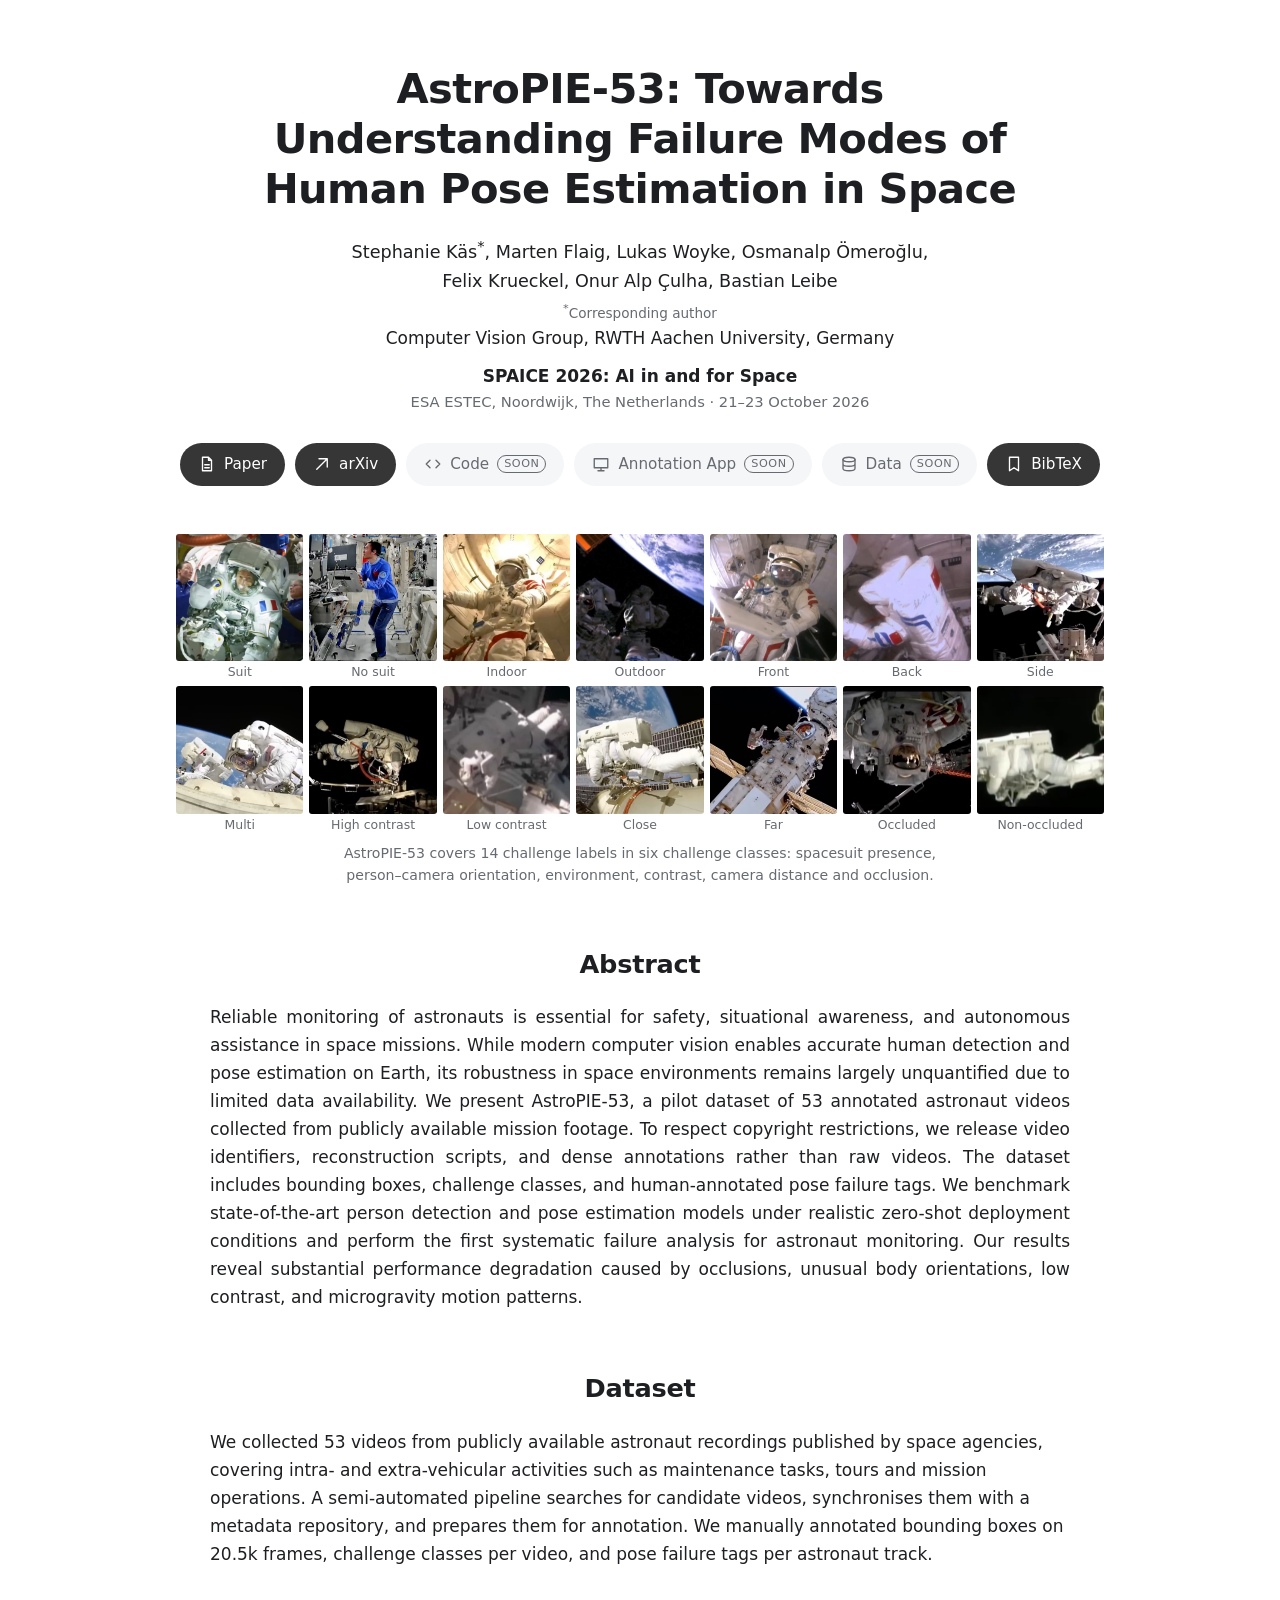
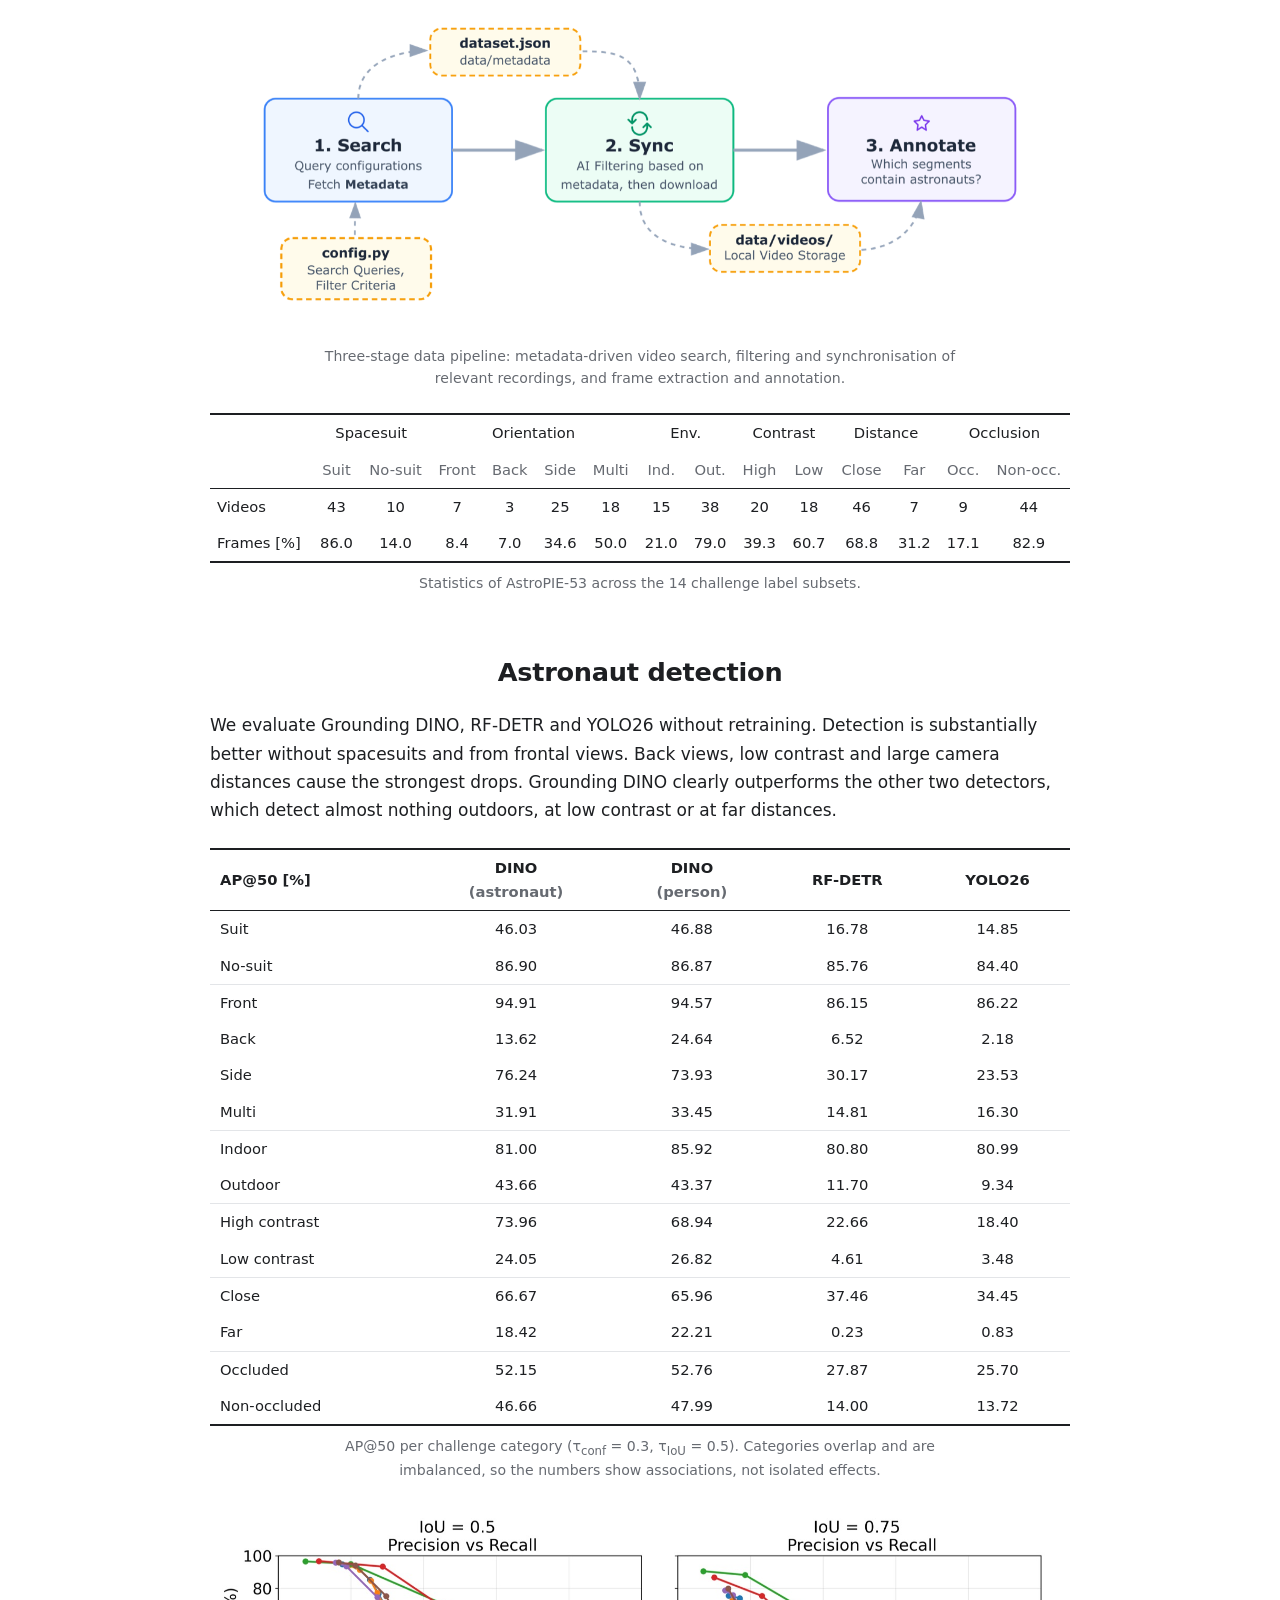
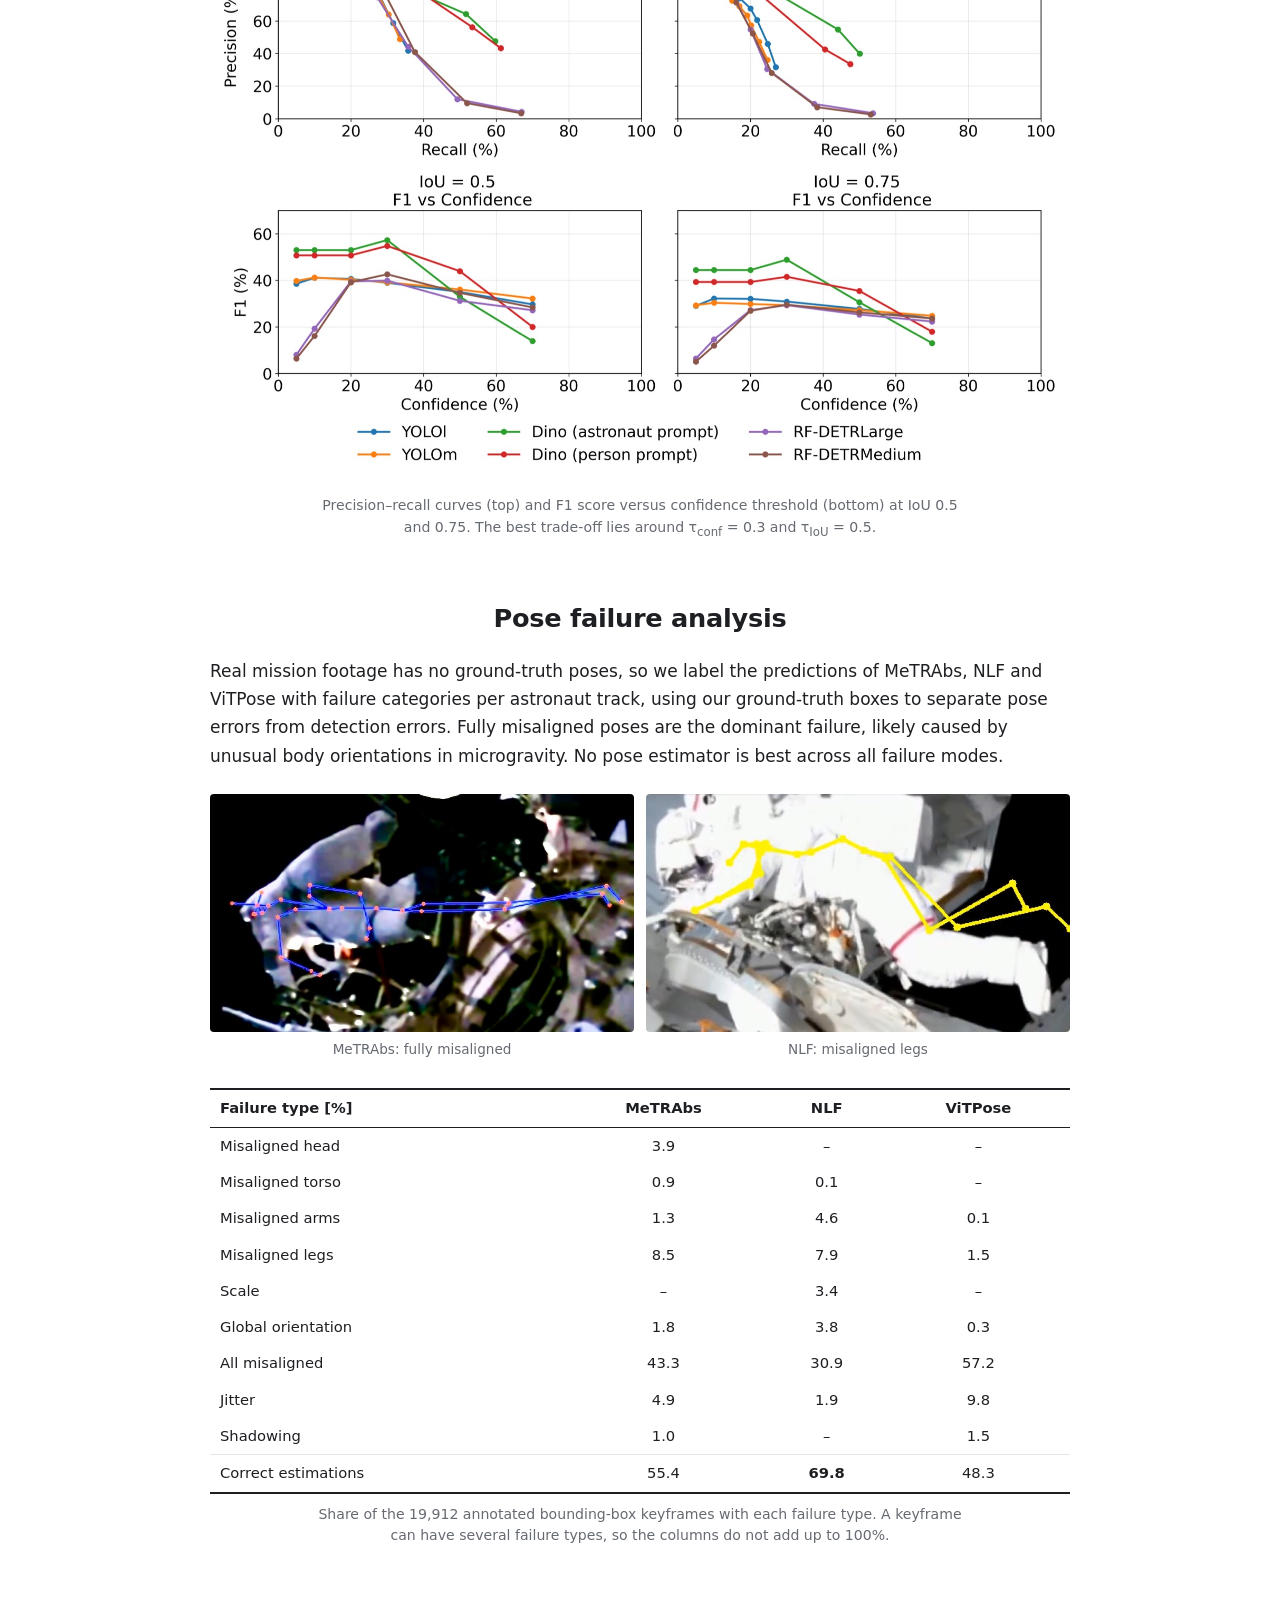
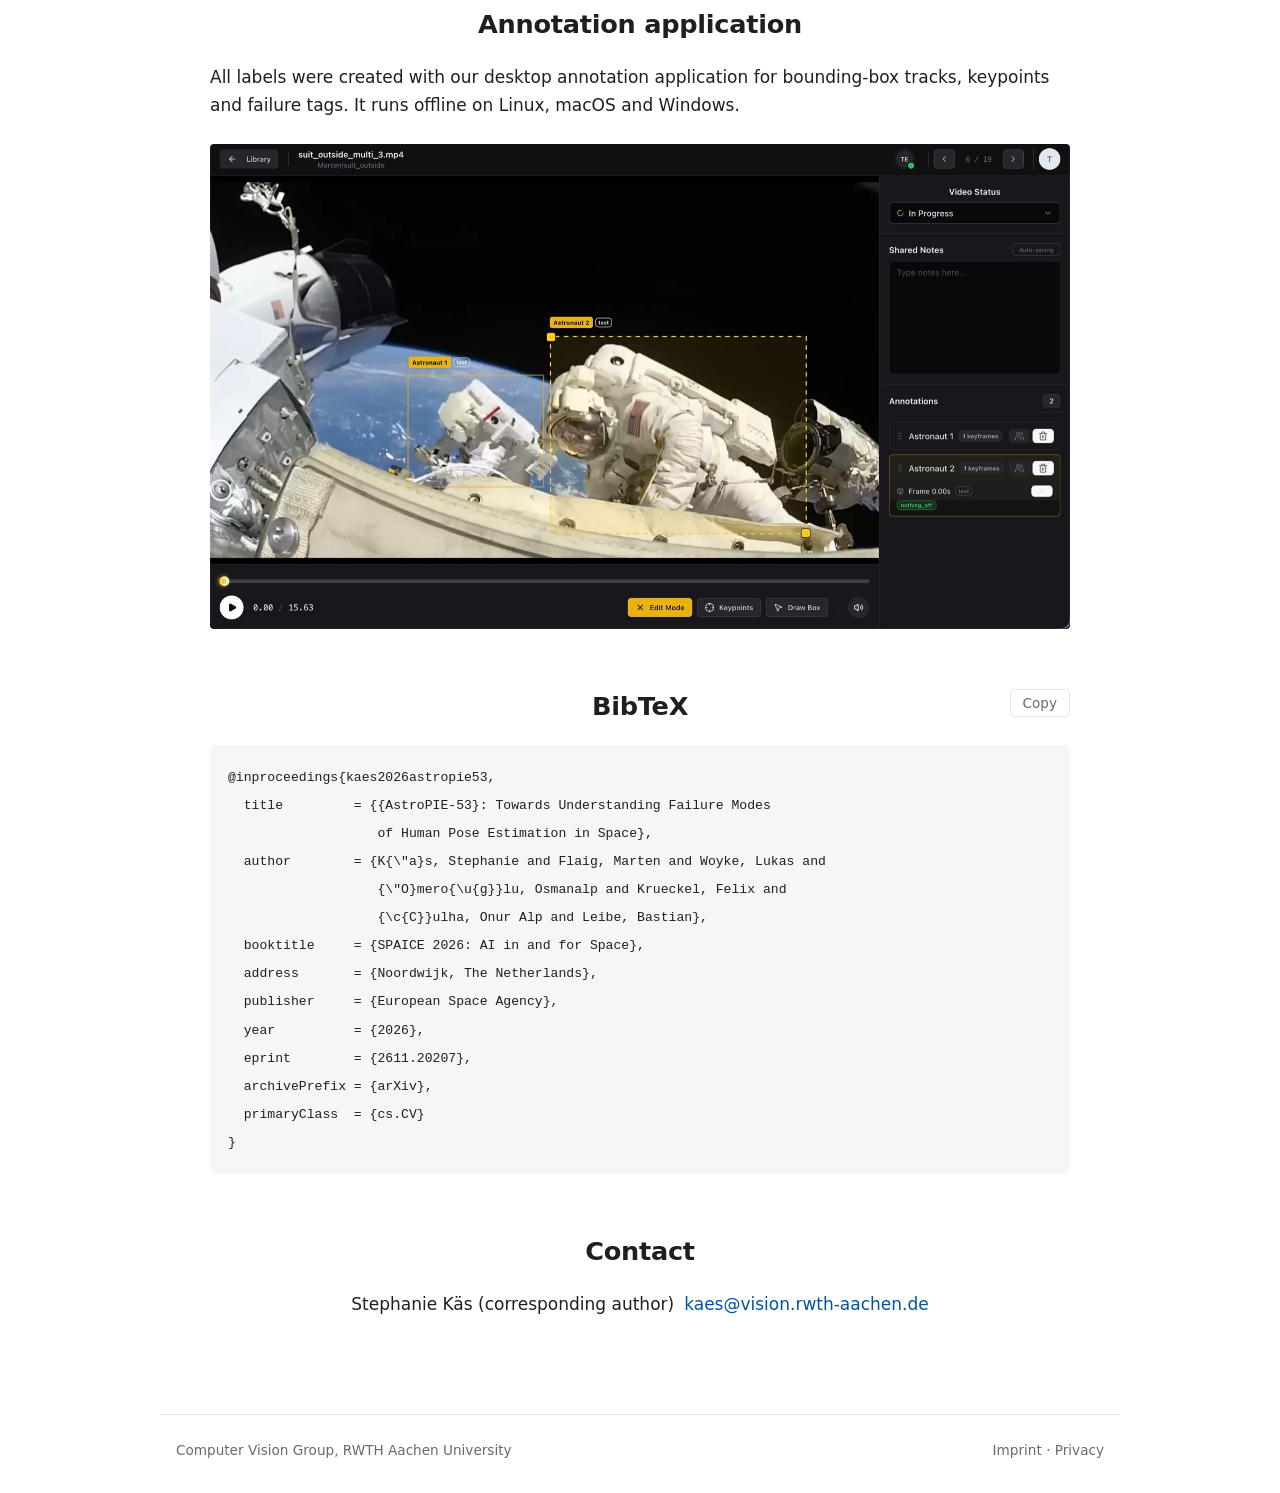
<file: index.html>
<!doctype html>
<html lang="en">
<head>
  <meta charset="utf-8">
  <meta name="viewport" content="width=device-width, initial-scale=1">
  <title>AstroPIE-53</title>
  <meta name="description" content="AstroPIE-53: Towards Understanding Failure Modes of Human Pose Estimation in Space. SPAICE 2026: AI in and for Space. A pilot dataset of 53 annotated astronaut videos and a failure analysis of person detection and pose estimation in space.">
  <meta property="og:title" content="AstroPIE-53: Towards Understanding Failure Modes of Human Pose Estimation in Space">
  <meta property="og:description" content="A pilot dataset of 53 annotated astronaut videos and the first systematic failure analysis for astronaut monitoring.">
  <link rel="icon" href="assets/img/icon.png">
  <link rel="stylesheet" href="assets/style.css">
  <script src="config.js" defer></script>
  <script src="assets/main.js" defer></script>
</head>
<body>
  <main class="page">
    <header class="title-block">
      <h1>AstroPIE-53: Towards Understanding Failure Modes of Human Pose Estimation in Space</h1>
      <p class="authors" id="authors">Stephanie Käs, Marten Flaig, Lukas Woyke, Osmanalp Ömeroğlu, Felix Krueckel, Onur Alp Çulha, Bastian Leibe</p>
      <p class="affil">Computer Vision Group, RWTH Aachen University, Germany</p>
      <p class="venue"><abbr title="Space Applications of Artificial Intelligence and Cognitive Engineering">SPAICE</abbr> 2026: AI in and for Space</p>
      <p class="venue-detail">ESA ESTEC, Noordwijk, The Netherlands · 21–23 October 2026</p>
    </header>

    <nav class="buttons" aria-label="Paper resources">
      <a class="pill" data-link="pdfUrl">
        <svg viewBox="0 0 24 24" aria-hidden="true"><path d="M14 3H6v18h12V7zM14 3v4h4M9 13h6M9 17h6"/></svg>Paper
      </a>
      <a class="pill" data-link="arxivUrl">
        <svg viewBox="0 0 24 24" aria-hidden="true"><path d="M5 19L19 5M8 5h11v11"/></svg>arXiv
      </a>
      <a class="pill" data-link="codeUrl">
        <svg viewBox="0 0 24 24" aria-hidden="true"><path d="M8 7l-5 5 5 5M16 7l5 5-5 5"/></svg>Code
      </a>
      <a class="pill" data-link="app">
        <svg viewBox="0 0 24 24" aria-hidden="true"><path d="M3 5h18v12H3zM8 21h8M12 17v4"/></svg>Annotation App
      </a>
      <a class="pill" data-link="dataUrl">
        <svg viewBox="0 0 24 24" aria-hidden="true"><ellipse cx="12" cy="6" rx="8" ry="3"/><path d="M4 6v12c0 1.7 3.6 3 8 3s8-1.3 8-3V6M4 12c0 1.7 3.6 3 8 3s8-1.3 8-3"/></svg>Data
      </a>
      <a class="pill" href="#bibtex">
        <svg viewBox="0 0 24 24" aria-hidden="true"><path d="M6 3h12v18l-6-4-6 4z"/></svg>BibTeX
      </a>
    </nav>

    <figure class="teaser" id="teaser">
      <div class="classes">
        <figure><img src="assets/img/cls/1_suit.jpg" alt="" width="480" height="382"><figcaption>Suit</figcaption></figure>
        <figure><img src="assets/img/cls/1_no_suit.jpg" alt="" width="480" height="417"><figcaption>No suit</figcaption></figure>
        <figure><img src="assets/img/cls/3_inside.jpg" alt="" width="480" height="426"><figcaption>Indoor</figcaption></figure>
        <figure><img src="assets/img/cls/3_outdoor.jpg" alt="" width="480" height="270"><figcaption>Outdoor</figcaption></figure>
        <figure><img src="assets/img/cls/2_front.jpg" alt="" width="480" height="424"><figcaption>Front</figcaption></figure>
        <figure><img src="assets/img/cls/2_back.jpg" alt="" width="480" height="459"><figcaption>Back</figcaption></figure>
        <figure><img src="assets/img/cls/2_side.jpg" alt="" width="480" height="454"><figcaption>Side</figcaption></figure>
        <figure><img src="assets/img/cls/2_multi.jpg" alt="" width="480" height="433"><figcaption>Multi</figcaption></figure>
        <figure><img src="assets/img/cls/3_contrast.jpg" alt="" width="480" height="472"><figcaption>High contrast</figcaption></figure>
        <figure><img src="assets/img/cls/3_no_contrast.jpg" alt="" width="480" height="454"><figcaption>Low contrast</figcaption></figure>
        <figure><img src="assets/img/cls/4_close.jpg" alt="" width="480" height="386"><figcaption>Close</figcaption></figure>
        <figure><img src="assets/img/cls/4_far.jpg" alt="" width="480" height="473"><figcaption>Far</figcaption></figure>
        <figure><img src="assets/img/cls/5_occluded.jpg" alt="" width="480" height="456"><figcaption>Occluded</figcaption></figure>
        <figure><img src="assets/img/cls/5_not_occluded.jpg" alt="" width="480" height="460"><figcaption>Non-occluded</figcaption></figure>
      </div>
      <figcaption class="caption">AstroPIE-53 covers 14 challenge labels in six challenge classes: spacesuit presence, person–camera orientation,
        environment, contrast, camera distance and occlusion.</figcaption>
    </figure>

    <section class="abstract">
      <h2>Abstract</h2>
      <p>Reliable monitoring of astronauts is essential for safety, situational awareness, and autonomous assistance in space missions.
        While modern computer vision enables accurate human detection and pose estimation on Earth, its robustness in space environments
        remains largely unquantified due to limited data availability. We present AstroPIE-53, a pilot dataset of 53 annotated astronaut
        videos collected from publicly available mission footage. To respect copyright restrictions, we release video identifiers,
        reconstruction scripts, and dense annotations rather than raw videos. The dataset includes bounding boxes, challenge classes, and
        human-annotated pose failure tags. We benchmark state-of-the-art person detection and pose estimation models under realistic
        zero-shot deployment conditions and perform the first systematic failure analysis for astronaut monitoring. Our results reveal
        substantial performance degradation caused by occlusions, unusual body orientations, low contrast, and microgravity motion patterns.</p>
    </section>

    <section>
      <h2>Dataset</h2>
      <p>We collected 53 videos from publicly available astronaut recordings published by space agencies, covering intra- and
        extra-vehicular activities such as maintenance tasks, tours and mission operations. A semi-automated pipeline searches for
        candidate videos, synchronises them with a metadata repository, and prepares them for annotation. We manually annotated
        bounding boxes on 20.5k frames, challenge classes per video, and pose failure tags per astronaut track.</p>
      <figure class="fig light">
        <img src="assets/img/fig/pipeline.png" alt="Three-stage pipeline: 1. Search, 2. Sync, 3. Annotate" loading="lazy" width="1400" height="544">
      </figure>
      <p class="caption">Three-stage data pipeline: metadata-driven video search, filtering and synchronisation of relevant recordings,
        and frame extraction and annotation.</p>

      <div class="table-scroll">
        <table class="wide">
          <thead>
            <tr><th scope="col"></th><th scope="colgroup" colspan="2">Spacesuit</th><th scope="colgroup" colspan="4">Orientation</th><th scope="colgroup" colspan="2">Env.</th><th scope="colgroup" colspan="2">Contrast</th><th scope="colgroup" colspan="2">Distance</th><th scope="colgroup" colspan="2">Occlusion</th></tr>
            <tr class="sub"><th scope="col"></th><th>Suit</th><th>No-suit</th><th>Front</th><th>Back</th><th>Side</th><th>Multi</th><th>Ind.</th><th>Out.</th><th>High</th><th>Low</th><th>Close</th><th>Far</th><th>Occ.</th><th>Non-occ.</th></tr>
          </thead>
          <tbody>
            <tr><th scope="row">Videos</th><td>43</td><td>10</td><td>7</td><td>3</td><td>25</td><td>18</td><td>15</td><td>38</td><td>20</td><td>18</td><td>46</td><td>7</td><td>9</td><td>44</td></tr>
            <tr><th scope="row">Frames [%]</th><td>86.0</td><td>14.0</td><td>8.4</td><td>7.0</td><td>34.6</td><td>50.0</td><td>21.0</td><td>79.0</td><td>39.3</td><td>60.7</td><td>68.8</td><td>31.2</td><td>17.1</td><td>82.9</td></tr>
          </tbody>
        </table>
      </div>
      <p class="caption">Statistics of AstroPIE-53 across the 14 challenge label subsets.</p>
    </section>

    <section>
      <h2>Astronaut detection</h2>
      <p>We evaluate Grounding DINO, RF-DETR and YOLO26 without retraining. Detection is substantially better without spacesuits and
        from frontal views. Back views, low contrast and large camera distances cause the strongest drops. Grounding DINO clearly
        outperforms the other two detectors, which detect almost nothing outdoors, at low contrast or at far distances.</p>
      <div class="table-scroll">
        <table>
          <thead>
            <tr><th scope="col">AP@50 [%]</th><th scope="col">DINO<br><span class="muted">(astronaut)</span></th><th scope="col">DINO<br><span class="muted">(person)</span></th><th scope="col">RF-DETR</th><th scope="col">YOLO26</th></tr>
          </thead>
          <tbody>
            <tr><th scope="row">Suit</th><td>46.03</td><td>46.88</td><td>16.78</td><td>14.85</td></tr>
            <tr><th scope="row">No-suit</th><td>86.90</td><td>86.87</td><td>85.76</td><td>84.40</td></tr>
            <tr class="group"><th scope="row">Front</th><td>94.91</td><td>94.57</td><td>86.15</td><td>86.22</td></tr>
            <tr><th scope="row">Back</th><td>13.62</td><td>24.64</td><td>6.52</td><td>2.18</td></tr>
            <tr><th scope="row">Side</th><td>76.24</td><td>73.93</td><td>30.17</td><td>23.53</td></tr>
            <tr><th scope="row">Multi</th><td>31.91</td><td>33.45</td><td>14.81</td><td>16.30</td></tr>
            <tr class="group"><th scope="row">Indoor</th><td>81.00</td><td>85.92</td><td>80.80</td><td>80.99</td></tr>
            <tr><th scope="row">Outdoor</th><td>43.66</td><td>43.37</td><td>11.70</td><td>9.34</td></tr>
            <tr class="group"><th scope="row">High contrast</th><td>73.96</td><td>68.94</td><td>22.66</td><td>18.40</td></tr>
            <tr><th scope="row">Low contrast</th><td>24.05</td><td>26.82</td><td>4.61</td><td>3.48</td></tr>
            <tr class="group"><th scope="row">Close</th><td>66.67</td><td>65.96</td><td>37.46</td><td>34.45</td></tr>
            <tr><th scope="row">Far</th><td>18.42</td><td>22.21</td><td>0.23</td><td>0.83</td></tr>
            <tr class="group"><th scope="row">Occluded</th><td>52.15</td><td>52.76</td><td>27.87</td><td>25.70</td></tr>
            <tr><th scope="row">Non-occluded</th><td>46.66</td><td>47.99</td><td>14.00</td><td>13.72</td></tr>
          </tbody>
        </table>
      </div>
      <p class="caption">AP@50 per challenge category (τ<sub>conf</sub> = 0.3, τ<sub>IoU</sub> = 0.5). Categories overlap and are
        imbalanced, so the numbers show associations, not isolated effects.</p>
      <figure class="fig light">
        <img src="assets/img/fig/pr.jpg" alt="Precision–recall curves and F1 score versus confidence threshold for YOLO26, RF-DETR and Grounding DINO" loading="lazy" width="1600" height="1068">
      </figure>
      <p class="caption">Precision–recall curves (top) and F1 score versus confidence threshold (bottom) at IoU 0.5 and 0.75. The best
        trade-off lies around τ<sub>conf</sub> = 0.3 and τ<sub>IoU</sub> = 0.5.</p>
    </section>

    <section>
      <h2>Pose failure analysis</h2>
      <p>Real mission footage has no ground-truth poses, so we label the predictions of MeTRAbs, NLF and ViTPose with failure
        categories per astronaut track, using our ground-truth boxes to separate pose errors from detection errors. Fully misaligned
        poses are the dominant failure, likely caused by unusual body orientations in microgravity. No pose estimator is best across all
        failure modes.</p>
      <div class="fig-pair">
        <figure><img src="assets/img/fig/fail_metrabs.jpg" alt="MeTRAbs skeleton completely misaligned with the astronaut" loading="lazy" width="702" height="442"><figcaption>MeTRAbs: fully misaligned</figcaption></figure>
        <figure><img src="assets/img/fig/fail_nlf.jpg" alt="NLF prediction with misaligned legs" loading="lazy" width="900" height="445"><figcaption>NLF: misaligned legs</figcaption></figure>
      </div>
      <div class="table-scroll">
        <table>
          <thead><tr><th scope="col">Failure type [%]</th><th scope="col">MeTRAbs</th><th scope="col">NLF</th><th scope="col">ViTPose</th></tr></thead>
          <tbody>
            <tr><th scope="row">Misaligned head</th><td>3.9</td><td>–</td><td>–</td></tr>
            <tr><th scope="row">Misaligned torso</th><td>0.9</td><td>0.1</td><td>–</td></tr>
            <tr><th scope="row">Misaligned arms</th><td>1.3</td><td>4.6</td><td>0.1</td></tr>
            <tr><th scope="row">Misaligned legs</th><td>8.5</td><td>7.9</td><td>1.5</td></tr>
            <tr><th scope="row">Scale</th><td>–</td><td>3.4</td><td>–</td></tr>
            <tr><th scope="row">Global orientation</th><td>1.8</td><td>3.8</td><td>0.3</td></tr>
            <tr><th scope="row">All misaligned</th><td>43.3</td><td>30.9</td><td>57.2</td></tr>
            <tr><th scope="row">Jitter</th><td>4.9</td><td>1.9</td><td>9.8</td></tr>
            <tr><th scope="row">Shadowing</th><td>1.0</td><td>–</td><td>1.5</td></tr>
            <tr class="group"><th scope="row">Correct estimations</th><td>55.4</td><td><strong>69.8</strong></td><td>48.3</td></tr>
          </tbody>
        </table>
      </div>
      <p class="caption">Share of the 19,912 annotated bounding-box keyframes with each failure type. A keyframe can have several
        failure types, so the columns do not add up to 100%.</p>
    </section>

    <section>
      <h2>Annotation application</h2>
      <p>All labels were created with our desktop annotation application for bounding-box tracks, keypoints and failure tags. It runs
        offline on Linux, macOS and Windows.</p>
      <figure class="fig">
        <img src="assets/img/fig/gui.jpg" alt="The annotation application with a bounding box drawn around an astronaut" loading="lazy" width="1600" height="903">
      </figure>
    </section>

    <section id="bibtex">
      <div class="bib-head">
        <h2>BibTeX</h2>
        <button type="button" class="copy" id="copy-bib">Copy</button>
      </div>
      <pre><code id="bib">@inproceedings{kaes2026astropie53,
  title         = {{AstroPIE-53}: Towards Understanding Failure Modes
                   of Human Pose Estimation in Space},
  author        = {K{\"a}s, Stephanie and Flaig, Marten and Woyke, Lukas and
                   {\"O}mero{\u{g}}lu, Osmanalp and Krueckel, Felix and
                   {\c{C}}ulha, Onur Alp and Leibe, Bastian},
  booktitle     = {SPAICE 2026: AI in and for Space},
  address       = {Noordwijk, The Netherlands},
  publisher     = {European Space Agency},
  year          = {2026},
  eprint        = {2611.20207},
  archivePrefix = {arXiv},
  primaryClass  = {cs.CV}
}</code></pre>
    </section>

    <section id="contact">
      <h2>Contact</h2>
      <ul class="contacts" id="contacts"></ul>
    </section>
  </main>

  <footer class="foot">
    <span>Computer Vision Group, RWTH Aachen University</span>
    <span><a href="legal.html#imprint">Imprint</a> · <a href="legal.html#privacy">Privacy</a></span>
  </footer>
</body>
</html>
</file>
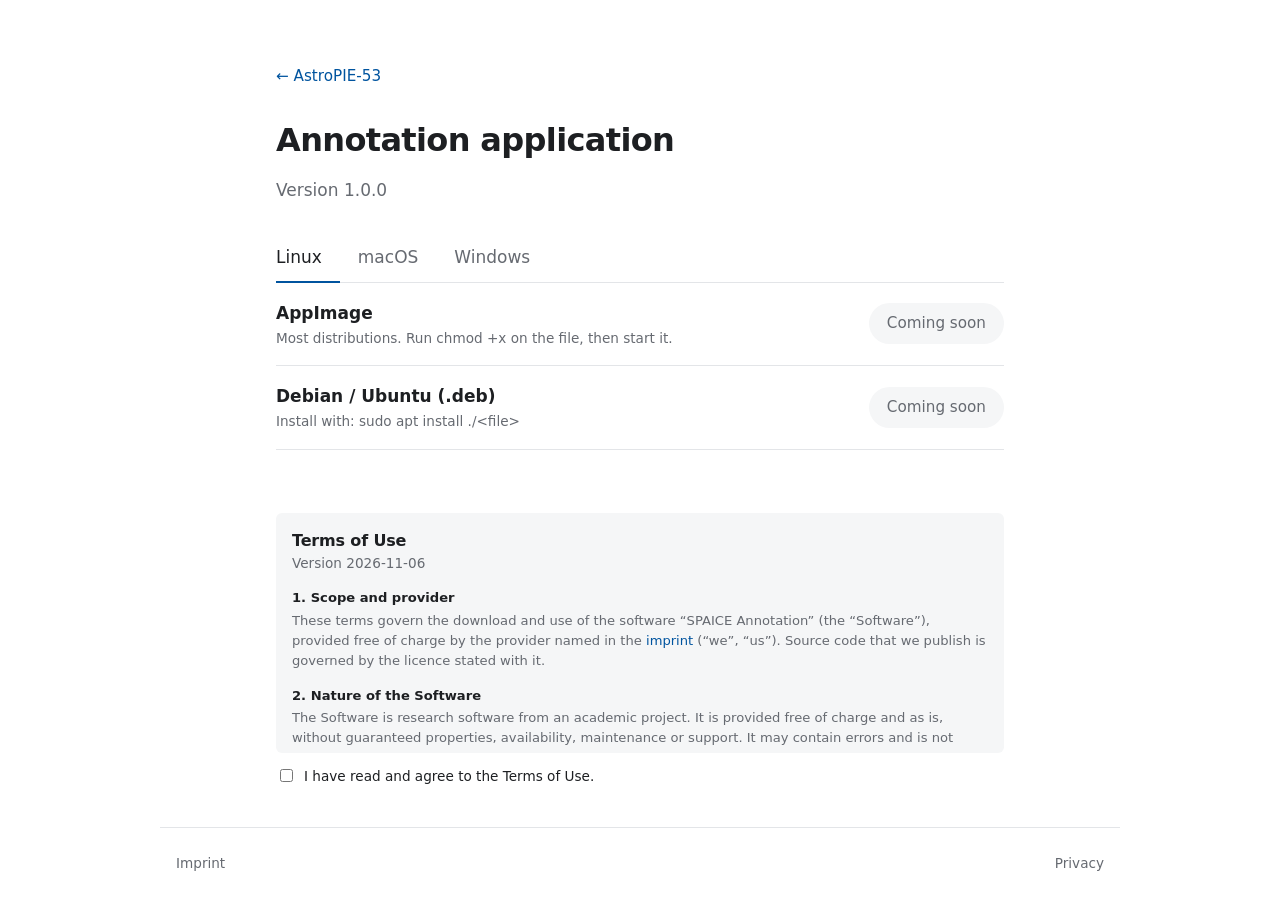
<file: download.html>
<!doctype html>
<html lang="en">
<head>
  <meta charset="utf-8">
  <meta name="viewport" content="width=device-width, initial-scale=1">
  <title>Download · AstroPIE-53</title>
  <link rel="icon" href="assets/img/icon.png">
  <link rel="stylesheet" href="assets/style.css">
  <script src="config.js" defer></script>
  <script src="assets/main.js" defer></script>
</head>
<body>
  <main class="page dl-page">
    <p class="back"><a href="index.html">← AstroPIE-53</a></p>
    <h1 class="page-title">Annotation application</h1>
    <p class="muted">Version <span data-cfg="version"></span></p>

    <div class="os-tabs" role="group" aria-label="Operating system">
      <button type="button" data-os="linux">Linux</button>
      <button type="button" data-os="mac">macOS</button>
      <button type="button" data-os="windows">Windows</button>
    </div>

    <div class="dl-options" id="dl-options" aria-live="polite"></div>
    <p class="small muted" id="sums"></p>

    <div class="terms" tabindex="0" role="region" aria-label="Terms of Use">
      <h2>Terms of Use</h2>
      <p class="small">Version <span data-cfg="termsVersion"></span></p>

      <h3>1. Scope and provider</h3>
      <p>These terms govern the download and use of the software “SPAICE Annotation” (the “Software”), provided free of charge by the
        provider named in the <a href="legal.html#imprint">imprint</a> (“we”, “us”). Source code that we publish is governed by the licence stated with it.</p>

      <h3>2. Nature of the Software</h3>
      <p>The Software is research software from an academic project. It is provided free of charge and as is, without guaranteed
        properties, availability, maintenance or support. It may contain errors and is not intended for safety-critical use.
        Back up your data before using it.</p>

      <h3>3. Downloads and integrity</h3>
      <p>The files are hosted by third-party platforms such as GitHub. We take reasonable measures to protect our accounts and releases,
        but we cannot rule out that files or this website are manipulated by third parties without our knowledge, for example through an
        attack on the hosting platform. Download the Software only through the links on this page, compare the published SHA-256 checksum
        before running it and use up-to-date security software. Do not run a file whose checksum does not match.</p>

      <h3>4. Limitation of liability</h3>
      <p>We are liable without limitation for damage caused intentionally or through gross negligence, for injury to life, body or health,
        and under mandatory statutory provisions such as the German Product Liability Act (ProdHaftG). Because the Software is provided
        free of charge, we are otherwise not liable, in particular not for slight negligence, loss of data, damage to hardware or software,
        or damage caused by files manipulated by third parties (section 3). We are liable for defects of the Software only if we
        fraudulently concealed them. These limitations also apply in favour of our employees, the project members and our institution.</p>

      <h3>5. Third-party components</h3>
      <p>The Software contains third-party components, including Electron/Chromium and FFmpeg, under their own licences. The licence texts
        are included with the Software. We are not responsible for third-party software, services or websites.</p>

      <h3>6. Applicable law</h3>
      <p>These terms are governed by the laws of the Federal Republic of Germany, excluding the UN Convention on Contracts for the
        International Sale of Goods. If you are a consumer, this choice of law does not deprive you of the protection of mandatory provisions
        of the law of the country of your habitual residence. If individual provisions are invalid, the remaining provisions stay in effect.</p>

      <h3>7. Your content</h3>
      <p>The Software does not come with videos. You alone decide which videos you obtain, load and annotate, and you act on your own
        responsibility. You are responsible for ensuring that you may do so, in particular under the terms of the platform you obtained
        them from and the copyright law that applies to you. To the extent permitted by law (section 4), we accept no liability for content
        you use with the Software. If a third party asserts claims against us because of your culpable breach of this section, you shall
        indemnify us against those claims.</p>
    </div>

    <label class="consent">
      <input type="checkbox" id="consent">
      <span>I have read and agree to the Terms of Use.</span>
    </label>
  </main>

  <footer class="foot">
    <a href="legal.html#imprint">Imprint</a>
    <a href="legal.html#privacy">Privacy</a>
  </footer>
</body>
</html>
</file>
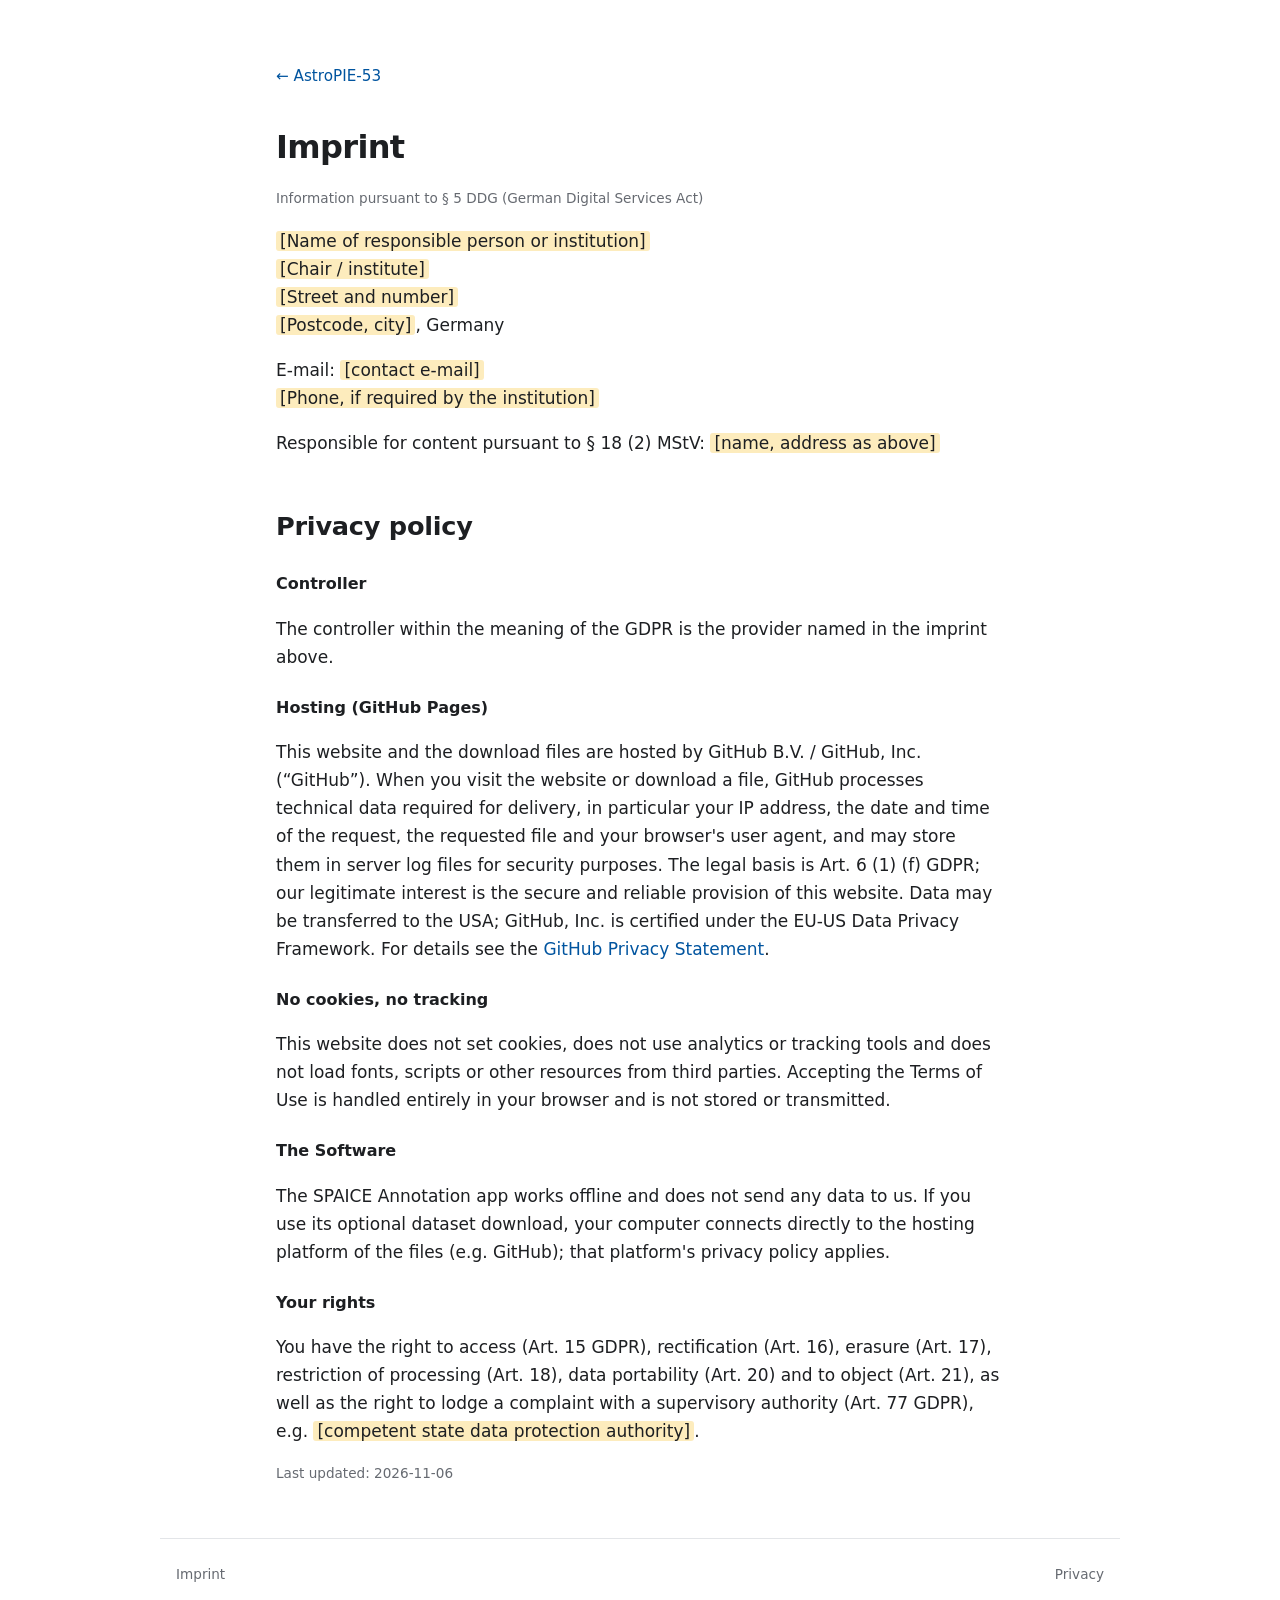
<file: legal.html>
<!doctype html>
<html lang="en">
<head>
  <meta charset="utf-8">
  <meta name="viewport" content="width=device-width, initial-scale=1">
  <title>Imprint &amp; Privacy · AstroPIE-53</title>
  <link rel="icon" href="assets/img/icon.png">
  <link rel="stylesheet" href="assets/style.css">
  <meta name="robots" content="noindex">
</head>
<body>
  <main class="page legal">
    <p class="back"><a href="index.html">← AstroPIE-53</a></p>
    <!-- TODO: fill in every highlighted placeholder. If the project is run by your
         university, ask its legal office whether their imprint/privacy policy should be
         used or linked instead. -->
    <h1 id="imprint">Imprint</h1>
    <p class="small muted">Information pursuant to § 5 DDG (German Digital Services Act)</p>
    <p>
      <span class="todo">[Name of responsible person or institution]</span><br>
      <span class="todo">[Chair / institute]</span><br>
      <span class="todo">[Street and number]</span><br>
      <span class="todo">[Postcode, city]</span>, Germany
    </p>
    <p>
      E-mail: <span class="todo">[contact e-mail]</span><br>
      <span class="todo">[Phone, if required by the institution]</span>
    </p>
    <p>Responsible for content pursuant to § 18 (2) MStV: <span class="todo">[name, address as above]</span></p>

    <h2 id="privacy">Privacy policy</h2>

    <h3>Controller</h3>
    <p>The controller within the meaning of the GDPR is the provider named in the imprint above.</p>

    <h3>Hosting (GitHub Pages)</h3>
    <p>This website and the download files are hosted by GitHub B.V. / GitHub, Inc. (“GitHub”). When you visit the website
      or download a file, GitHub processes technical data required for delivery, in particular your IP address, the date and time of
      the request, the requested file and your browser's user agent, and may store them in server log files for security purposes.
      The legal basis is Art. 6 (1) (f) GDPR; our legitimate interest is the secure and reliable provision of this website.
      Data may be transferred to the USA; GitHub, Inc. is certified under the EU-US Data Privacy Framework. For details see the
      <a href="https://docs.github.com/en/site-policy/privacy-policies/github-general-privacy-statement" rel="noopener">GitHub Privacy Statement</a>.</p>

    <h3>No cookies, no tracking</h3>
    <p>This website does not set cookies, does not use analytics or tracking tools and does not load fonts, scripts or other
      resources from third parties. Accepting the Terms of Use is handled entirely in your browser and is not stored or transmitted.</p>

    <h3>The Software</h3>
    <p>The SPAICE Annotation app works offline and does not send any data to us. If you use its optional dataset download, your computer
      connects directly to the hosting platform of the files (e.g. GitHub); that platform's privacy policy applies.</p>

    <h3>Your rights</h3>
    <p>You have the right to access (Art. 15 GDPR), rectification (Art. 16), erasure (Art. 17), restriction of processing (Art. 18),
      data portability (Art. 20) and to object (Art. 21), as well as the right to lodge a complaint with a supervisory authority
      (Art. 77 GDPR), e.g. <span class="todo">[competent state data protection authority]</span>.</p>

    <p class="small muted">Last updated: 2026-11-06</p>
  </main>

  <footer class="foot">
    <a href="legal.html#imprint">Imprint</a>
    <a href="legal.html#privacy">Privacy</a>
  </footer>
</body>
</html>
</file>
<file: assets/style.css>
:root {
  --bg: #ffffff;
  --text: #1d1f22;
  --muted: #666a71;
  --line: #e3e5e8;
  --accent: #00549f;
  --pill: #363636;
  --pill-text: #ffffff;
  --soft: #f5f6f7;
  --font: system-ui, -apple-system, "Segoe UI", Roboto, Ubuntu, Cantarell, "Noto Sans", sans-serif;
  --mono: ui-monospace, SFMono-Regular, Menlo, Consolas, "Liberation Mono", monospace;
  color-scheme: light dark;
}
@media (prefers-color-scheme: dark) {
  :root {
    --bg: #121315;
    --text: #e8e9eb;
    --muted: #a2a6ad;
    --line: #2c2e32;
    --accent: #8ab8ec;
    --pill: #e8e9eb;
    --pill-text: #121315;
    --soft: #1b1c1f;
  }
}

* { box-sizing: border-box; }
body { margin: 0; background: var(--bg); color: var(--text); font: 17px/1.65 var(--font); -webkit-font-smoothing: antialiased; }
a { color: var(--accent); text-decoration: none; }
a:hover { text-decoration: underline; }
img, video { display: block; max-width: 100%; height: auto; }
sup { line-height: 0; }
.muted { color: var(--muted); }
.small { font-size: 0.85rem; }

.page { max-width: 960px; margin: 0 auto; padding: 64px 16px 40px; }

/* Title block */
.title-block { text-align: center; margin-bottom: 28px; }
.title-block h1 { font-size: clamp(1.7rem, 4.2vw, 2.6rem); font-weight: 600; line-height: 1.2; letter-spacing: -0.015em; margin: 0 auto 24px; max-width: 24em; text-wrap: balance; }
.authors { font-size: 1.1rem; margin: 0 auto 6px; max-width: 40em; text-wrap: balance; }
.authors a { color: var(--accent); }
.affil { margin: 0; }
.note { margin: 2px 0 0; color: var(--muted); font-size: 0.85rem; }
.venue { margin: 10px 0 0; font-weight: 600; }
.venue-detail { margin: 0; color: var(--muted); font-size: 0.92rem; }

/* Resource buttons */
.buttons { display: flex; flex-wrap: wrap; justify-content: center; gap: 10px; margin-bottom: 48px; }
.pill { display: inline-flex; align-items: center; gap: 8px; padding: 9px 18px; border-radius: 999px; background: var(--pill); color: var(--pill-text); font-size: 0.95rem; font-weight: 500; white-space: nowrap; }
.pill:hover { text-decoration: none; opacity: 0.85; }
.pill svg { width: 18px; height: 18px; fill: none; stroke: currentColor; stroke-width: 1.8; stroke-linecap: round; stroke-linejoin: round; }
.pill.off { background: var(--soft); color: var(--muted); cursor: default; }
.pill.off:hover { opacity: 1; }
.soon { font-size: 0.7rem; text-transform: uppercase; letter-spacing: 0.05em; border: 1px solid currentColor; border-radius: 999px; padding: 0 6px; line-height: 1.5; }

/* Teaser: challenge classes */
figure { margin: 0; }
.teaser { margin-bottom: 56px; }
.teaser video { width: 100%; border-radius: 6px; background: #000; }
.classes { display: grid; grid-template-columns: repeat(7, 1fr); gap: 6px; }
.classes img { width: 100%; aspect-ratio: 1; object-fit: cover; border-radius: 3px; }
.classes figcaption { font-size: 0.78rem; color: var(--muted); text-align: center; margin-top: 3px; line-height: 1.3; }
.caption { color: var(--muted); font-size: 0.88rem; line-height: 1.55; margin: 10px auto 0; text-align: center; max-width: 46em; }

/* Sections */
section { margin: 0 auto 56px; max-width: 860px; }
h2 { font-size: 1.6rem; font-weight: 600; letter-spacing: -0.01em; text-align: center; margin: 0 0 18px; }
section > p { margin: 0 0 16px; }
.abstract p { text-align: justify; hyphens: auto; }

.fig { margin: 24px 0 0; }
.fig img { width: 100%; border-radius: 4px; }
.fig.light img { background: #fff; padding: 8px; }
.fig-pair { display: grid; grid-template-columns: 1fr 1fr; gap: 12px; margin: 24px 0 28px; }
.fig-pair img { width: 100%; aspect-ratio: 16 / 9; object-fit: cover; border-radius: 4px; }
.fig-pair figcaption { color: var(--muted); font-size: 0.85rem; text-align: center; margin-top: 6px; }

/* Tables */
.table-scroll { overflow-x: auto; margin-top: 24px; }
table { width: 100%; border-collapse: collapse; font-size: 0.92rem; font-variant-numeric: tabular-nums; border-top: 2px solid var(--text); border-bottom: 2px solid var(--text); }
th, td { padding: 6px 10px; text-align: center; font-weight: 400; white-space: nowrap; }
thead tr:last-child th { border-bottom: 1px solid var(--text); font-weight: 600; }
thead tr.sub th { font-weight: 400; color: var(--muted); }
tbody th { text-align: left; }
thead th:first-child { text-align: left; }
tr.group th, tr.group td { border-top: 1px solid var(--line); }
table.wide th, table.wide td { padding: 6px 7px; }

/* BibTeX */
.bib-head { position: relative; }
.copy { position: absolute; right: 0; top: 4px; font: inherit; font-size: 0.85rem; color: var(--muted); background: none; border: 1px solid var(--line); border-radius: 4px; padding: 2px 12px; cursor: pointer; }
.copy:hover { color: var(--text); border-color: var(--muted); }
pre { background: var(--soft); border-radius: 6px; padding: 18px; margin: 0; overflow-x: auto; }
code { font-family: var(--mono); font-size: 0.82rem; line-height: 1.6; }

/* Contact */
.contacts { list-style: none; padding: 0; margin: 0; text-align: center; }
.contacts li { margin: 4px 0; }
.contacts li span { margin-right: 10px; }

/* Footer */
.foot { display: flex; justify-content: space-between; flex-wrap: wrap; gap: 8px 20px; max-width: 960px; margin: 0 auto; padding: 24px 16px 32px; border-top: 1px solid var(--line); font-size: 0.85rem; color: var(--muted); }
.foot a { color: var(--muted); }

/* Download page */
.back { margin: 0 0 32px; font-size: 0.95rem; }
.page-title { font-size: 2rem; font-weight: 600; letter-spacing: -0.02em; line-height: 1.2; margin: 0 0 2px; }
.dl-page { max-width: 760px; }
.os-tabs { display: flex; border-bottom: 1px solid var(--line); margin: 28px 0 0; }
.os-tabs button { font: inherit; font-weight: 500; color: var(--muted); background: none; border: 0; border-bottom: 2px solid transparent; margin-bottom: -1px; padding: 10px 18px; cursor: pointer; }
.os-tabs button:first-child { padding-left: 0; }
.os-tabs button:hover { color: var(--text); }
.os-tabs button[aria-pressed="true"] { color: var(--text); border-bottom-color: var(--accent); }
.dl-item { display: flex; align-items: center; justify-content: space-between; gap: 20px; padding: 16px 0; border-bottom: 1px solid var(--line); }
.dl-item strong { font-weight: 600; }
.sha code { word-break: break-all; }
.btn { flex: none; display: inline-block; padding: 8px 18px; border-radius: 999px; background: var(--pill); color: var(--pill-text); font-size: 0.95rem; font-weight: 500; white-space: nowrap; }
.btn:hover { text-decoration: none; opacity: 0.85; }
.btn.off { background: var(--soft); color: var(--muted); cursor: not-allowed; opacity: 1; }
#sums { margin: 12px 0 32px; min-height: 1.4em; }
.terms { height: 240px; overflow-y: auto; padding: 16px; background: var(--soft); border-radius: 6px; font-size: 0.82rem; line-height: 1.55; color: var(--muted); }
.terms h2 { font-size: 1rem; color: var(--text); margin: 0; text-align: left; }
.terms h3 { font-size: 0.82rem; font-weight: 600; color: var(--text); margin: 14px 0 2px; }
.terms p { margin: 0 0 6px; }
.consent { display: flex; align-items: flex-start; gap: 8px; margin-top: 12px; font-size: 0.85rem; cursor: pointer; }
.consent input { margin-top: 4px; accent-color: var(--accent); }

/* Legal page */
.legal { max-width: 760px; }
.legal h1 { font-size: 2rem; font-weight: 600; letter-spacing: -0.02em; margin: 0 0 4px; }
.legal h2 { margin-top: 48px; font-size: 1.6rem; text-align: left; }
.legal h3 { font-size: 1rem; margin: 24px 0 4px; }
.todo { background: color-mix(in srgb, #f5b400 26%, transparent); padding: 0 4px; border-radius: 3px; }

@media (max-width: 760px) {
  .classes { grid-template-columns: repeat(4, 1fr); }
}
@media (max-width: 640px) {
  .page { padding-top: 40px; }
  .classes { grid-template-columns: repeat(3, 1fr); }
  .fig-pair { grid-template-columns: 1fr; }
  .abstract p { text-align: left; }
  .copy { position: static; display: block; margin: -8px auto 12px; }
  .dl-item { flex-direction: column; align-items: stretch; gap: 10px; }
  .btn { text-align: center; }
  table { font-size: 0.85rem; }
  th, td { padding: 6px 6px; }
}
.venue abbr { text-decoration: none; cursor: help; }
</file>
